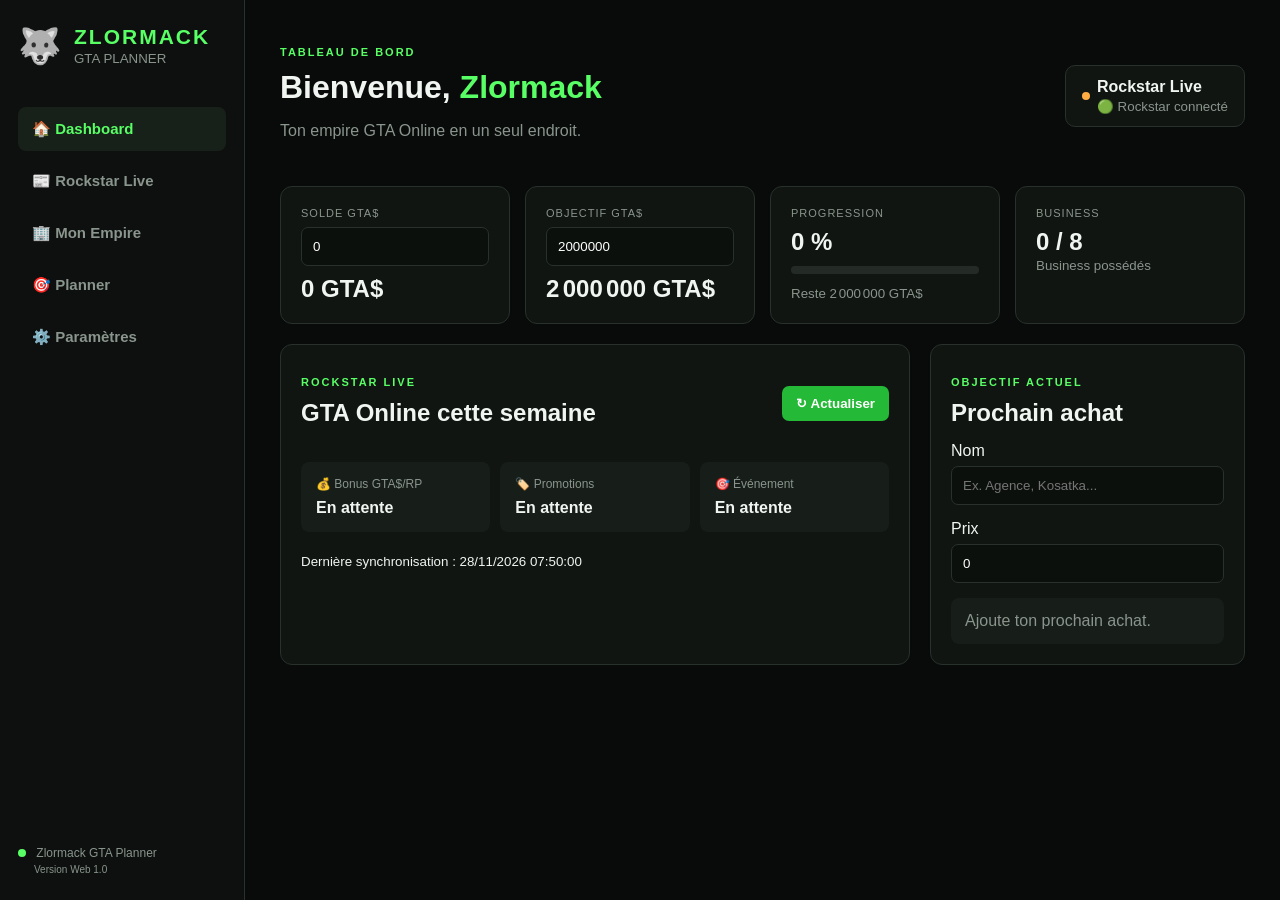
<file: index.html>
<!DOCTYPE html>
<html lang="fr">
<head>
  <meta charset="UTF-8">
  <meta name="viewport" content="width=device-width, initial-scale=1.0">
  <title>Zlormack GTA Planner</title>
  <link rel="stylesheet" href="css/style.css">
</head>
<body>

<aside class="sidebar">
  <div class="brand">
    <span class="wolf">🐺</span>
    <div>
      <strong>ZLORMACK</strong>
      <small>GTA PLANNER</small>
    </div>
  </div>

  <nav>
    <button class="nav active" data-page="dashboard">🏠 Dashboard</button>
    <button class="nav" data-page="rockstar">📰 Rockstar Live</button>
    <button class="nav" data-page="empire">🏢 Mon Empire</button>
    <button class="nav" data-page="planner">🎯 Planner</button>
    <button class="nav" data-page="settings">⚙️ Paramètres</button>
  </nav>

  <div class="sidebar-status">
    <span class="dot"></span>
    Zlormack GTA Planner
    <small>Version Web 1.0</small>
  </div>
</aside>

<main>

<section id="dashboard" class="page active">
  <header>
    <div>
      <p class="eyebrow">TABLEAU DE BORD</p>
      <h1>Bienvenue, <span>Zlormack</span></h1>
      <p>Ton empire GTA Online en un seul endroit.</p>
    </div>

    <div class="rockstar-status">
      <span class="dot orange"></span>
      <div>
        <strong>Rockstar Live</strong>
        <small id="syncStatus">En attente de synchronisation</small>
      </div>
    </div>
  </header>

  <div class="stats">
    <article class="card">
      <label for="money">SOLDE GTA$</label>
      <input id="money" type="number" min="0" value="0">
      <strong id="moneyDisplay">0 GTA$</strong>
    </article>

    <article class="card">
      <label for="goal">OBJECTIF GTA$</label>
      <input id="goal" type="number" min="1" value="2000000">
      <strong id="goalDisplay">2 000 000 GTA$</strong>
    </article>

    <article class="card">
      <span>PROGRESSION</span>
      <strong id="percent">0 %</strong>
      <div class="progress">
        <div id="progressBar"></div>
      </div>
      <small id="remaining">Reste 2 000 000 GTA$</small>
    </article>

    <article class="card">
      <span>BUSINESS</span>
      <strong id="businessCount">0 / 8</strong>
      <small>Business possédés</small>
    </article>
  </div>

  <div class="grid2">

    <article class="panel">
      <div class="panel-title">
        <div>
          <p class="eyebrow">ROCKSTAR LIVE</p>
          <h2>GTA Online cette semaine</h2>
        </div>

        <button id="refreshRockstar">↻ Actualiser</button>
      </div>

      <div class="weekly">
        <div>
          <span>💰 Bonus GTA$/RP</span>
          <strong id="weeklyBonus">En attente</strong>
        </div>

        <div>
          <span>🏷️ Promotions</span>
          <strong id="weeklyDiscount">En attente</strong>
        </div>

        <div>
          <span>🎯 Événement</span>
          <strong id="weeklyEvent">En attente</strong>
        </div>
      </div>

      <small id="lastUpdate">
        Aucune donnée Rockstar récupérée.
      </small>
    </article>

    <article class="panel">
      <p class="eyebrow">OBJECTIF ACTUEL</p>
      <h2>Prochain achat</h2>

      <label for="nextPurchase">Nom</label>
      <input id="nextPurchase"
             placeholder="Ex. Agence, Kosatka...">

      <label for="nextCost">Prix</label>
      <input id="nextCost"
             type="number"
             min="0"
             value="0">

      <div id="purchaseStatus" class="result">
        Ajoute ton prochain achat.
      </div>
    </article>

  </div>
</section>


<section id="rockstar" class="page">
  <p class="eyebrow">DONNÉES OFFICIELLES</p>
  <h1>Rockstar Live</h1>
  <p>
    Actualités, bonus, promotions et événements GTA Online.
  </p>

  <div class="panel big-space">
    <h2>Synchronisation Rockstar</h2>
    <p>
      Le connecteur automatique sera branché à cette interface.
      Les données seront mises en cache afin que le Planner reste
      utilisable hors ligne.
    </p>

    <button id="refreshRockstar2">
      ↻ Rechercher les nouvelles informations
    </button>

    <div class="source">
      Source prévue : Rockstar Games / Rockstar Support
    </div>
  </div>
</section>


<section id="empire" class="page">
  <p class="eyebrow">PROGRESSION</p>
  <h1>Mon Empire</h1>
  <p>Coche les activités que ton personnage possède.</p>

  <div id="businessList" class="business-grid"></div>
</section>


<section id="planner" class="page">
  <p class="eyebrow">SESSION SOLO</p>
  <h1>Planner</h1>
  <p>Prépare ta prochaine session GTA Online.</p>

  <div class="panel big-space">
    <div class="panel-title">
      <h2>Checklist</h2>
      <button id="resetTasks">Nouvelle session</button>
    </div>

    <div id="taskList" class="tasks"></div>
  </div>
</section>


<section id="settings" class="page">
  <p class="eyebrow">CONFIGURATION</p>
  <h1>Paramètres</h1>

  <div class="panel big-space settings">
    <label for="playerName">Nom du joueur</label>
    <input id="playerName" value="Zlormack">

    <label for="platform">Plateforme</label>
    <select id="platform">
      <option>Xbox Series X|S</option>
      <option>PlayStation 5</option>
      <option>PlayStation 4</option>
      <option>Xbox One</option>
      <option>PC Enhanced</option>
      <option>PC Legacy</option>
    </select>

    <label class="checkbox">
      <input id="autoRefresh" type="checkbox" checked>
      Actualiser Rockstar automatiquement au démarrage
    </label>

    <button id="resetData" class="danger">
      Réinitialiser mes données
    </button>
  </div>
</section>

</main>

<script src="js/app.js"></script>
</body>
</html>
</file>
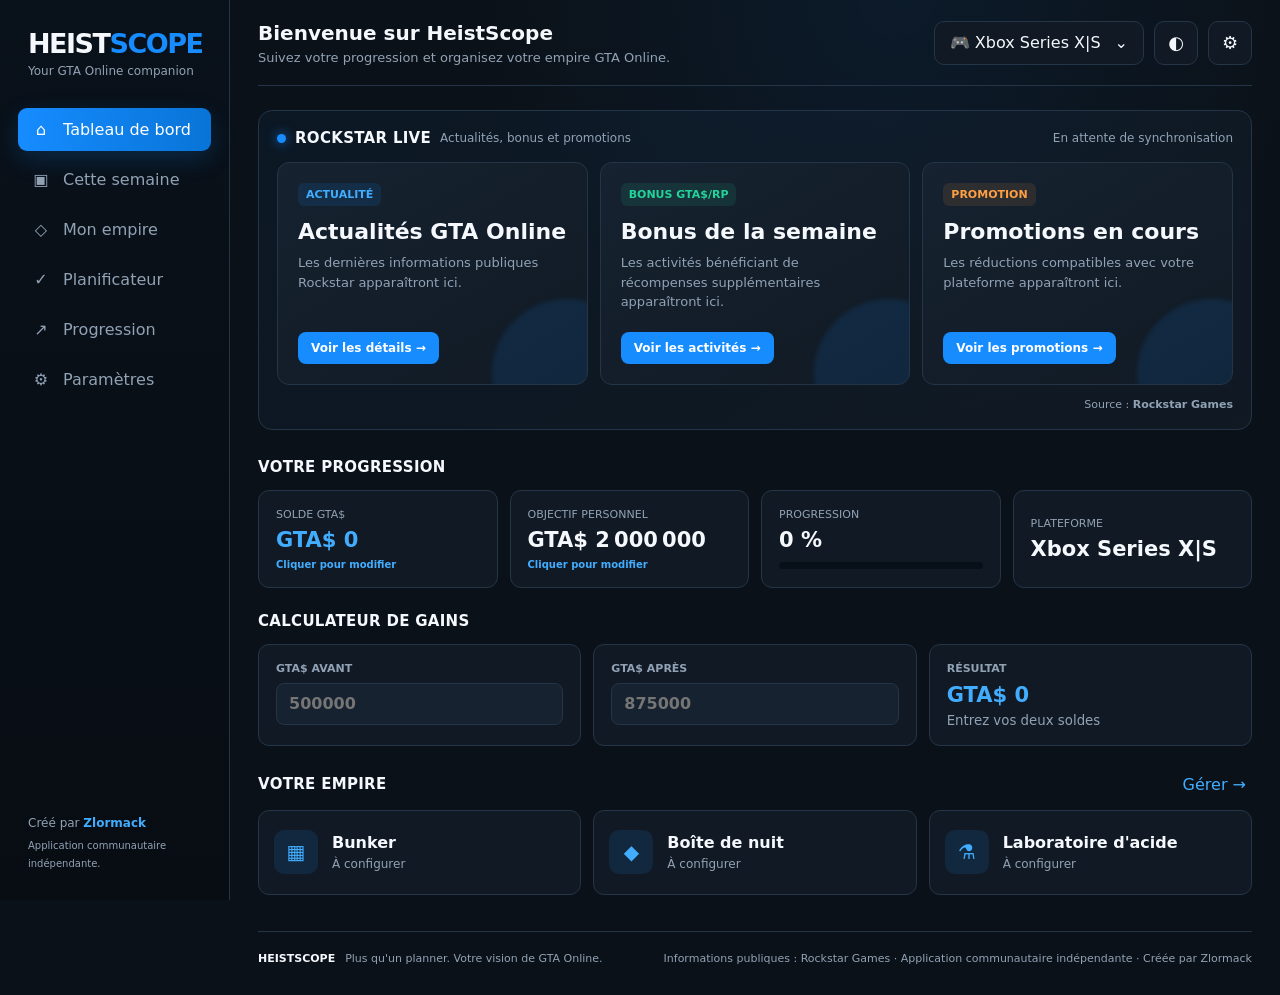
<file: heistscope/index.html>
<!DOCTYPE html>
<html lang="fr">
<head>
  <meta charset="UTF-8">

  <meta
    name="viewport"
    content="width=device-width, initial-scale=1"
  >

  <meta
    name="description"
    content="HeistScope — tableau de bord communautaire pour GTA Online."
  >

  <title>HeistScope — GTA Online Companion</title>

  <link
    rel="stylesheet"
    href="css/heistscope.css"
  >
</head>

<body>

  <div class="app">

    <!-- SIDEBAR -->
    <aside class="sidebar">

      <div class="brand">
        <div class="brand-name">
          HEIST<span>SCOPE</span>
        </div>

        <div class="brand-subtitle">
          Your GTA Online companion
        </div>
      </div>

      <nav class="navigation">

        <button class="nav-item active">
          <span>⌂</span>
          Tableau de bord
        </button>

        <button class="nav-item">
          <span>▣</span>
          Cette semaine
        </button>

        <button class="nav-item">
          <span>◇</span>
          Mon empire
        </button>

        <button class="nav-item">
          <span>✓</span>
          Planificateur
        </button>

        <button class="nav-item">
          <span>↗</span>
          Progression
        </button>

        <button class="nav-item">
          <span>⚙</span>
          Paramètres
        </button>

      </nav>

      <div class="sidebar-footer">
        <p>
          Créé par
          <strong>Zlormack</strong>
        </p>

        <small>
          Application communautaire indépendante.
        </small>
      </div>

    </aside>


    <!-- CONTENU PRINCIPAL -->
    <main class="main-content">

      <!-- HEADER -->
      <header class="topbar">

        <div>
          <h1>Bienvenue sur HeistScope</h1>

          <p>
            Suivez votre progression et organisez
            votre empire GTA Online.
          </p>
        </div>

        <div class="topbar-actions">

          <button
            id="platformButton"
            class="control-button"
          >
            🎮 Xbox Series X|S
            <span>⌄</span>
          </button>

          <button
            id="themeButton"
            class="icon-button"
            aria-label="Changer l'apparence"
          >
            ◐
          </button>

          <button
            class="icon-button"
            aria-label="Paramètres"
          >
            ⚙
          </button>

        </div>

      </header>


      <!-- ROCKSTAR LIVE -->
      <section class="rockstar-live">

        <div class="section-heading">

          <div>
            <span class="live-dot"></span>

            <h2>ROCKSTAR LIVE</h2>

            <span class="section-description">
              Actualités, bonus et promotions
            </span>
          </div>

          <span id="lastSync">
            En attente de synchronisation
          </span>

        </div>


        <div class="live-grid">

          <article class="live-card news">

            <span class="card-label">
              ACTUALITÉ
            </span>

            <h3>
              Actualités GTA Online
            </h3>

            <p>
              Les dernières informations publiques
              Rockstar apparaîtront ici.
            </p>

            <button>
              Voir les détails →
            </button>

          </article>


          <article class="live-card bonus">

            <span class="card-label">
              BONUS GTA$/RP
            </span>

            <h3>
              Bonus de la semaine
            </h3>

            <p>
              Les activités bénéficiant de récompenses
              supplémentaires apparaîtront ici.
            </p>

            <button>
              Voir les activités →
            </button>

          </article>


          <article class="live-card promotion">

            <span class="card-label">
              PROMOTION
            </span>

            <h3>
              Promotions en cours
            </h3>

            <p>
              Les réductions compatibles avec votre
              plateforme apparaîtront ici.
            </p>

            <button>
              Voir les promotions →
            </button>

          </article>

        </div>


        <div class="rockstar-source">
          Source :
          <strong>Rockstar Games</strong>
        </div>

      </section>


      <!-- PROGRESSION -->
      <section class="dashboard-section">

        <h2>VOTRE PROGRESSION</h2>

        <div class="stats-grid">

          <article class="stat-card">
            <span>SOLDE GTA$</span>
            <strong id="moneyValue">
              GTA$ 0
            </strong>
          </article>

          <article class="stat-card">
            <span>OBJECTIF PERSONNEL</span>
            <strong id="goalValue">
              GTA$ 0
            </strong>
          </article>

          <article class="stat-card">
            <span>PROGRESSION</span>

            <strong id="progressValue">
              0 %
            </strong>

            <div class="progress-bar">
              <div
                id="progressBar"
                class="progress-fill"
              ></div>
            </div>
          </article>

          <article class="stat-card">
            <span>PLATEFORME</span>

            <strong id="platformValue">
              Xbox Series X|S
            </strong>
          </article>

        </div>

      </section>


      <!-- EMPIRE -->
      <section class="dashboard-section">

        <div class="section-heading">
          <h2>VOTRE EMPIRE</h2>

          <button class="text-button">
            Gérer →
          </button>
        </div>

        <div
          id="businessGrid"
          class="business-grid"
        >

          <article class="business-card">
            <span class="business-icon">▦</span>

            <div>
              <strong>Bunker</strong>
              <span>À configurer</span>
            </div>
          </article>

          <article class="business-card">
            <span class="business-icon">◆</span>

            <div>
              <strong>Boîte de nuit</strong>
              <span>À configurer</span>
            </div>
          </article>

          <article class="business-card">
            <span class="business-icon">⚗</span>

            <div>
              <strong>Laboratoire d'acide</strong>
              <span>À configurer</span>
            </div>
          </article>

        </div>

      </section>


      <!-- FOOTER -->
      <footer class="footer">

        <div>
          <strong>HEISTSCOPE</strong>
          <span>
            Plus qu'un planner. Votre vision de GTA Online.
          </span>
        </div>

        <div>
          Informations publiques :
          Rockstar Games
          · Application communautaire indépendante
          · Créée par Zlormack
        </div>

      </footer>

    </main>

  </div>


  <script src="js/heistscope.js"></script>

</body>
</html>
</file>
<file: css/style.css>
:root {
  --bg: #090b0a;
  --panel: #111512;
  --panel2: #171d19;
  --border: #28312b;
  --green: #58ff65;
  --green-dark: #24b936;
  --text: #f1f5f2;
  --muted: #89958d;
  --orange: #ffad42;
  --red: #ff5757;
}

* {
  box-sizing: border-box;
}

body {
  margin: 0;
  background: var(--bg);
  color: var(--text);
  font-family: Inter, Arial, sans-serif;
}

.sidebar {
  position: fixed;
  width: 245px;
  height: 100vh;
  background: #0d100e;
  border-right: 1px solid var(--border);
  padding: 25px 18px;
  display: flex;
  flex-direction: column;
}

.brand {
  display: flex;
  align-items: center;
  gap: 12px;
  margin-bottom: 40px;
}

.brand strong {
  display: block;
  color: var(--green);
  font-size: 21px;
  letter-spacing: 2px;
}

.brand small {
  color: var(--muted);
}

.wolf {
  font-size: 35px;
}

nav {
  display: grid;
  gap: 8px;
}

.nav {
  border: 0;
  background: transparent;
  color: var(--muted);
  text-align: left;
  padding: 13px 14px;
  border-radius: 8px;
  cursor: pointer;
  font-size: 15px;
}

.nav:hover,
.nav.active {
  color: var(--green);
  background: #172019;
}

.sidebar-status {
  margin-top: auto;
  color: var(--muted);
  font-size: 12px;
}

.sidebar-status small {
  display: block;
  margin-left: 16px;
  margin-top: 4px;
}

.dot {
  width: 8px;
  height: 8px;
  display: inline-block;
  background: var(--green);
  border-radius: 50%;
  margin-right: 7px;
}

.dot.orange {
  background: var(--orange);
}

main {
  margin-left: 245px;
  padding: 35px;
  max-width: 1500px;
}

.page {
  display: none;
}

.page.active {
  display: block;
}

header {
  display: flex;
  justify-content: space-between;
  gap: 20px;
  align-items: center;
  margin-bottom: 30px;
}

h1 {
  font-size: 32px;
  margin: 4px 0;
}

h1 span,
.eyebrow {
  color: var(--green);
}

h2 {
  margin: 4px 0 15px;
}

p {
  color: var(--muted);
}

.eyebrow {
  font-size: 11px;
  font-weight: bold;
  letter-spacing: 2px;
}

.rockstar-status {
  display: flex;
  align-items: center;
  background: var(--panel);
  border: 1px solid var(--border);
  padding: 12px 16px;
  border-radius: 10px;
}

.rockstar-status small {
  display: block;
  color: var(--muted);
  margin-top: 3px;
}

.stats {
  display: grid;
  grid-template-columns: repeat(4, 1fr);
  gap: 15px;
  margin-bottom: 20px;
}

.card,
.panel {
  background: var(--panel);
  border: 1px solid var(--border);
  border-radius: 12px;
  padding: 20px;
}

.card span,
.card label {
  display: block;
  color: var(--muted);
  font-size: 11px;
  letter-spacing: 1px;
}

.card strong {
  display: block;
  margin-top: 9px;
  font-size: 24px;
}

.card small {
  color: var(--muted);
}

.card input {
  width: 100%;
  margin-top: 8px;
}

.grid2 {
  display: grid;
  grid-template-columns: 2fr 1fr;
  gap: 20px;
}

.panel-title {
  display: flex;
  align-items: center;
  justify-content: space-between;
  gap: 15px;
}

.weekly {
  display: grid;
  grid-template-columns: repeat(3, 1fr);
  gap: 10px;
  margin: 20px 0;
}

.weekly div {
  background: var(--panel2);
  padding: 15px;
  border-radius: 8px;
}

.weekly span,
.weekly strong {
  display: block;
}

.weekly span {
  color: var(--muted);
  font-size: 12px;
  margin-bottom: 8px;
}

input,
select {
  background: #0c100d;
  border: 1px solid var(--border);
  color: white;
  padding: 11px;
  border-radius: 7px;
  outline: none;
}

input:focus,
select:focus {
  border-color: var(--green);
}

.panel input,
.panel select {
  display: block;
  width: 100%;
  margin: 6px 0 15px;
}

button {
  background: var(--green-dark);
  color: white;
  border: 0;
  padding: 10px 14px;
  border-radius: 7px;
  cursor: pointer;
  font-weight: bold;
}

button:hover {
  filter: brightness(1.15);
}

.progress {
  height: 8px;
  background: #242b26;
  border-radius: 20px;
  margin: 10px 0;
  overflow: hidden;
}

#progressBar {
  height: 100%;
  width: 0;
  background: var(--green);
  transition: width .3s;
}

.result,
.source {
  margin-top: 15px;
  background: var(--panel2);
  padding: 14px;
  border-radius: 8px;
  color: var(--muted);
}

.big-space {
  margin-top: 25px;
}

.business-grid {
  margin-top: 25px;
  display: grid;
  grid-template-columns: repeat(3, 1fr);
  gap: 12px;
}

.business-item,
.task-item {
  display: flex;
  align-items: center;
  gap: 12px;
  background: var(--panel);
  border: 1px solid var(--border);
  padding: 17px;
  border-radius: 10px;
}

.business-item input,
.task-item input {
  accent-color: var(--green);
  width: 18px;
  height: 18px;
}

.tasks {
  display: grid;
  gap: 10px;
}

.settings {
  max-width: 650px;
}

.settings label:not(.checkbox) {
  display: block;
  margin-top: 15px;
}

.checkbox {
  display: flex;
  gap: 10px;
  margin: 20px 0;
}

.danger {
  background: #7d2525;
}

@media (max-width: 950px) {
  .stats {
    grid-template-columns: repeat(2, 1fr);
  }

  .grid2,
  .business-grid {
    grid-template-columns: 1fr;
  }
}

@media (max-width: 650px) {
  .sidebar {
    position: static;
    width: 100%;
    height: auto;
  }

  .sidebar-status {
    display: none;
  }

  main {
    margin-left: 0;
    padding: 20px;
  }

  nav {
    grid-template-columns: repeat(2, 1fr);
  }

  header {
    display: block;
  }

  .rockstar-status {
    margin-top: 20px;
  }

  .stats,
  .weekly {
    grid-template-columns: 1fr;
  }
}
</file>
<file: heistscope/css/heistscope.css>
:root {
  --bg: #0b1118;
  --sidebar: #080d13;
  --surface: #111a24;
  --surface-2: #162230;
  --border: #243547;

  --text: #f5f8fc;
  --muted: #91a2b5;

  --blue: #168cff;
  --blue-light: #42adff;
  --blue-soft: rgba(22, 140, 255, 0.12);

  --green: #24d39b;
  --orange: #ff9f43;

  --radius: 14px;
  --sidebar-width: 230px;
}

* {
  box-sizing: border-box;
}

html {
  color-scheme: dark;
}

body {
  margin: 0;
  min-height: 100vh;
  background:
    radial-gradient(
      circle at 70% 0%,
      rgba(22, 140, 255, 0.08),
      transparent 32%
    ),
    var(--bg);

  color: var(--text);

  font-family:
    Inter,
    system-ui,
    -apple-system,
    BlinkMacSystemFont,
    "Segoe UI",
    sans-serif;
}

button {
  font: inherit;
}

.app {
  min-height: 100vh;
}

/* SIDEBAR */

.sidebar {
  position: fixed;
  inset: 0 auto 0 0;

  width: var(--sidebar-width);
  padding: 28px 18px;

  display: flex;
  flex-direction: column;

  background:
    linear-gradient(
      180deg,
      #09111a 0%,
      var(--sidebar) 100%
    );

  border-right: 1px solid var(--border);
}

.brand {
  padding: 0 10px 30px;
}

.brand-name {
  font-size: 27px;
  font-weight: 900;
  letter-spacing: -1.5px;
}

.brand-name span {
  color: var(--blue);
}

.brand-subtitle {
  margin-top: 5px;
  color: var(--muted);
  font-size: 12px;
}

.navigation {
  display: grid;
  gap: 7px;
}

.nav-item {
  width: 100%;
  border: 0;
  border-radius: 9px;

  padding: 12px 13px;

  display: flex;
  align-items: center;
  gap: 12px;

  background: transparent;
  color: var(--muted);

  cursor: pointer;
  text-align: left;

  transition:
    background 160ms ease,
    color 160ms ease,
    transform 160ms ease;
}

.nav-item:hover {
  background: rgba(255, 255, 255, 0.05);
  color: var(--text);
}

.nav-item.active {
  color: white;

  background:
    linear-gradient(
      90deg,
      var(--blue),
      #0874d7
    );

  box-shadow:
    0 8px 24px rgba(22, 140, 255, 0.2);
}

.nav-item span {
  width: 20px;
  text-align: center;
}

.sidebar-footer {
  margin-top: auto;
  padding: 18px 10px 0;

  color: var(--muted);
  font-size: 12px;
  line-height: 1.5;
}

.sidebar-footer p {
  margin: 0 0 4px;
}

.sidebar-footer strong {
  color: var(--blue-light);
}

/* MAIN */

.main-content {
  margin-left: var(--sidebar-width);
  min-height: 100vh;
  padding: 0 28px 30px;
}

.topbar {
  min-height: 86px;

  display: flex;
  align-items: center;
  justify-content: space-between;
  gap: 24px;

  border-bottom: 1px solid var(--border);
}

.topbar h1 {
  margin: 0 0 5px;
  font-size: 20px;
}

.topbar p {
  margin: 0;
  color: var(--muted);
  font-size: 13px;
}

.topbar-actions {
  display: flex;
  align-items: center;
  gap: 10px;
}

.control-button,
.icon-button {
  min-height: 44px;

  border: 1px solid var(--border);
  border-radius: 10px;

  background: var(--surface);
  color: var(--text);

  cursor: pointer;
}

.control-button {
  min-width: 190px;
  padding: 0 15px;

  display: flex;
  align-items: center;
  justify-content: space-between;
  gap: 14px;
}

.icon-button {
  width: 44px;
  font-size: 18px;
}

.control-button:hover,
.icon-button:hover {
  border-color: var(--blue);
  background: var(--surface-2);
}

/* SECTIONS */

.rockstar-live,
.dashboard-section {
  margin-top: 24px;
}

.rockstar-live {
  padding: 18px;

  border: 1px solid var(--border);
  border-radius: var(--radius);

  background:
    linear-gradient(
      145deg,
      rgba(22, 140, 255, 0.05),
      rgba(17, 26, 36, 0.92)
    );
}

.section-heading {
  margin-bottom: 15px;

  display: flex;
  align-items: center;
  justify-content: space-between;
  gap: 15px;
}

.section-heading > div {
  display: flex;
  align-items: center;
  gap: 9px;
}

.section-heading h2,
.dashboard-section h2 {
  margin: 0;
  font-size: 15px;
  letter-spacing: 0.3px;
}

.section-description,
#lastSync {
  color: var(--muted);
  font-size: 12px;
}

.live-dot {
  width: 9px;
  height: 9px;

  border-radius: 50%;
  background: var(--blue);

  box-shadow:
    0 0 12px rgba(22, 140, 255, 0.8);
}

/* ROCKSTAR CARDS */

.live-grid {
  display: grid;
  grid-template-columns: repeat(3, minmax(0, 1fr));
  gap: 12px;
}

.live-card {
  min-height: 220px;
  padding: 20px;

  display: flex;
  flex-direction: column;
  align-items: flex-start;

  border: 1px solid var(--border);
  border-radius: 12px;

  background:
    linear-gradient(
      150deg,
      var(--surface-2),
      var(--surface)
    );

  overflow: hidden;
  position: relative;
}

.live-card::after {
  content: "";
  position: absolute;
  width: 150px;
  height: 150px;
  right: -55px;
  bottom: -65px;

  border-radius: 50%;
  background: var(--blue-soft);
  filter: blur(2px);
}

.live-card h3 {
  margin: 13px 0 9px;
  font-size: 22px;
  position: relative;
  z-index: 1;
}

.live-card p {
  margin: 0 0 20px;
  max-width: 420px;

  color: var(--muted);
  line-height: 1.5;
  font-size: 13px;

  position: relative;
  z-index: 1;
}

.live-card button {
  margin-top: auto;

  padding: 9px 13px;

  border: 0;
  border-radius: 8px;

  background: var(--blue);
  color: white;

  font-weight: 700;
  font-size: 12px;

  cursor: pointer;

  position: relative;
  z-index: 1;
}

.live-card button:hover {
  background: var(--blue-light);
}

.card-label {
  padding: 5px 8px;

  border-radius: 6px;

  background: var(--blue-soft);
  color: var(--blue-light);

  font-size: 11px;
  font-weight: 800;
}

.bonus .card-label {
  color: var(--green);
  background: rgba(36, 211, 155, 0.1);
}

.promotion .card-label {
  color: var(--orange);
  background: rgba(255, 159, 67, 0.1);
}

.rockstar-source {
  margin-top: 13px;

  color: var(--muted);
  text-align: right;
  font-size: 11px;
}

/* STATS */

.dashboard-section {
  padding-top: 4px;
}

.stats-grid {
  margin-top: 14px;

  display: grid;
  grid-template-columns: repeat(4, minmax(0, 1fr));
  gap: 12px;
}

.stat-card {
  min-height: 94px;
  padding: 17px;

  border: 1px solid var(--border);
  border-radius: 11px;

  background: var(--surface);

  display: flex;
  flex-direction: column;
  justify-content: center;
}

.stat-card span {
  color: var(--muted);
  font-size: 11px;
}

.stat-card strong {
  margin-top: 7px;
  font-size: 21px;
}

#moneyValue {
  color: var(--blue-light);
}

.progress-bar {
  height: 7px;
  margin-top: 10px;

  border-radius: 999px;
  overflow: hidden;

  background: #071019;
}

.progress-fill {
  width: 0%;
  height: 100%;

  border-radius: inherit;

  background:
    linear-gradient(
      90deg,
      var(--blue),
      var(--blue-light)
    );
}

/* EMPIRE */

.text-button {
  border: 0;
  background: transparent;

  color: var(--blue-light);
  cursor: pointer;
}

.business-grid {
  display: grid;
  grid-template-columns: repeat(3, minmax(0, 1fr));
  gap: 12px;
}

.business-card {
  min-height: 85px;
  padding: 15px;

  display: flex;
  align-items: center;
  gap: 14px;

  border: 1px solid var(--border);
  border-radius: 11px;

  background: var(--surface);
}

.business-icon {
  width: 44px;
  height: 44px;

  display: grid;
  place-items: center;

  border-radius: 10px;

  background: var(--blue-soft);
  color: var(--blue-light);

  font-size: 20px;
}

.business-card div {
  display: flex;
  flex-direction: column;
  gap: 5px;
}

.business-card div span {
  color: var(--muted);
  font-size: 12px;
}

/* FOOTER */

.footer {
  margin-top: 36px;
  padding: 20px 0 0;

  display: flex;
  justify-content: space-between;
  gap: 20px;

  border-top: 1px solid var(--border);

  color: var(--muted);
  font-size: 11px;
}

.footer > div:first-child {
  display: flex;
  gap: 10px;
}

.footer strong {
  color: var(--text);
}

/* RESPONSIVE */

@media (max-width: 1000px) {
  .live-grid {
    grid-template-columns: 1fr;
  }

  .stats-grid {
    grid-template-columns: repeat(2, 1fr);
  }

  .business-grid {
    grid-template-columns: repeat(2, 1fr);
  }
}

@media (max-width: 760px) {
  :root {
    --sidebar-width: 0px;
  }

  .sidebar {
    display: none;
  }

  .main-content {
    margin-left: 0;
    padding: 0 15px 24px;
  }

  .topbar {
    padding: 17px 0;
    align-items: flex-start;
    flex-direction: column;
  }

  .topbar-actions {
    width: 100%;
  }

  .control-button {
    flex: 1;
    min-width: 0;
  }

  .section-heading {
    align-items: flex-start;
    flex-direction: column;
  }

  .section-heading > div {
    flex-wrap: wrap;
  }

  .stats-grid,
  .business-grid {
    grid-template-columns: 1fr 1fr;
  }

  .footer {
    flex-direction: column;
  }
}

@media (max-width: 480px) {
  .stats-grid,
  .business-grid {
    grid-template-columns: 1fr;
  }

  .live-card {
    min-height: 195px;
  }

  .topbar h1 {
    font-size: 18px;
  }
}

/* =========================================
   APPARENCE : CLAIR / AUTO / SOMBRE
   ========================================= */

.theme-wrapper {
  position: relative;
}

.theme-menu {
  position: absolute;
  top: calc(100% + 10px);
  right: 0;

  width: 190px;
  padding: 8px;

  display: none;

  border: 1px solid var(--border);
  border-radius: 12px;

  background: var(--surface);

  box-shadow:
    0 18px 50px rgba(0, 0, 0, 0.35);

  z-index: 1000;
}

.theme-menu.open {
  display: block;
}

.theme-menu-title {
  padding: 7px 9px 9px;

  color: var(--muted);
  font-size: 11px;
  font-weight: 700;
  text-transform: uppercase;
}

.theme-option {
  width: 100%;
  padding: 10px;

  display: flex;
  align-items: center;
  gap: 10px;

  border: 0;
  border-radius: 8px;

  background: transparent;
  color: var(--text);

  cursor: pointer;
  text-align: left;
}

.theme-option:hover {
  background: var(--blue-soft);
}

.theme-option.active {
  color: var(--blue-light);
  background: var(--blue-soft);
}

/* THEME CLAIR */

html[data-theme="light"] {
  color-scheme: light;

  --bg: #f4f7fb;
  --sidebar: #ffffff;
  --surface: #ffffff;
  --surface-2: #f1f6fc;
  --border: #d8e2ed;

  --text: #15202d;
  --muted: #66778a;

  --blue: #087ff5;
  --blue-light: #087ff5;
  --blue-soft: rgba(8, 127, 245, 0.10);
}

html[data-theme="light"] body {
  background:
    radial-gradient(
      circle at 70% 0%,
      rgba(8, 127, 245, 0.08),
      transparent 32%
    ),
    var(--bg);
}

html[data-theme="light"] .sidebar {
  background:
    linear-gradient(
      180deg,
      #ffffff 0%,
      #f7faff 100%
    );
}

html[data-theme="light"] .nav-item:hover {
  background: rgba(8, 127, 245, 0.07);
}

html[data-theme="light"] .rockstar-live {
  background:
    linear-gradient(
      145deg,
      rgba(8, 127, 245, 0.05),
      rgba(255, 255, 255, 0.96)
    );
}

html[data-theme="light"] .progress-bar {
  background: #e4ebf3;
}

html[data-theme="light"] .theme-menu {
  box-shadow:
    0 18px 50px rgba(32, 53, 75, 0.18);
}

/* =========================================
   SELECTEUR DE PLATEFORME
   ========================================= */

.platform-wrapper {
  position: relative;
}

.platform-menu {
  position: absolute;
  top: calc(100% + 10px);
  right: 0;

  width: 280px;
  padding: 9px;

  display: none;

  border: 1px solid var(--border);
  border-radius: 12px;

  background: var(--surface);

  box-shadow:
    0 18px 50px rgba(0, 0, 0, 0.35);

  z-index: 1000;
}

.platform-menu.open {
  display: block;
}

.platform-menu-title {
  padding: 8px 10px 12px;

  color: var(--text);
  font-size: 13px;
  font-weight: 800;
}

.platform-group-title {
  padding: 9px 10px 5px;

  color: var(--muted);

  font-size: 10px;
  font-weight: 800;
  letter-spacing: 0.7px;

  text-transform: uppercase;
}

.platform-option {
  width: 100%;
  padding: 10px;

  display: flex;
  align-items: center;
  justify-content: space-between;
  gap: 12px;

  border: 0;
  border-radius: 8px;

  background: transparent;
  color: var(--text);

  cursor: pointer;
  text-align: left;
}

.platform-option:hover {
  background: var(--blue-soft);
}

.platform-option.active {
  color: var(--blue-light);
  background: var(--blue-soft);
}

.platform-option-name {
  display: flex;
  align-items: center;
  gap: 10px;
}

.platform-check {
  opacity: 0;
  color: var(--blue-light);
  font-weight: 900;
}

.platform-option.active .platform-check {
  opacity: 1;
}

.platform-separator {
  height: 1px;
  margin: 7px 5px;

  background: var(--border);
}

html[data-theme="light"] .platform-menu {
  box-shadow:
    0 18px 50px rgba(32, 53, 75, 0.18);
}

@media (max-width: 480px) {
  .platform-menu {
    width: min(
      280px,
      calc(100vw - 30px)
    );
  }
}

/* =========================================
   PROGRESSION DU JOUEUR
   ========================================= */

.stat-card.editable {
  cursor: pointer;

  transition:
    border-color 160ms ease,
    transform 160ms ease,
    background 160ms ease;
}

.stat-card.editable:hover {
  border-color: var(--blue);
  transform: translateY(-2px);
}

.stat-edit-hint {
  margin-top: 7px;

  color: var(--blue-light) !important;
  font-size: 10px !important;
  font-weight: 700;
}

.player-dialog-backdrop {
  position: fixed;
  inset: 0;

  display: none;
  align-items: center;
  justify-content: center;

  padding: 20px;

  background: rgba(0, 0, 0, 0.62);

  z-index: 2000;
}

.player-dialog-backdrop.open {
  display: flex;
}

.player-dialog {
  width: min(420px, 100%);

  padding: 22px;

  border: 1px solid var(--border);
  border-radius: 14px;

  background: var(--surface);

  box-shadow:
    0 25px 70px rgba(0, 0, 0, 0.45);
}

.player-dialog h3 {
  margin: 0 0 6px;
  font-size: 19px;
}

.player-dialog-description {
  margin: 0 0 20px;

  color: var(--muted);
  font-size: 13px;
  line-height: 1.5;
}

.player-dialog label {
  display: block;

  margin-bottom: 7px;

  color: var(--muted);
  font-size: 12px;
  font-weight: 700;
}

.player-dialog input {
  width: 100%;
  height: 46px;

  padding: 0 13px;

  border: 1px solid var(--border);
  border-radius: 9px;

  outline: none;

  background: var(--surface-2);
  color: var(--text);

  font: inherit;
  font-size: 16px;
}

.player-dialog input:focus {
  border-color: var(--blue);

  box-shadow:
    0 0 0 3px var(--blue-soft);
}

.player-dialog-actions {
  margin-top: 20px;

  display: flex;
  justify-content: flex-end;
  gap: 9px;
}

.dialog-button {
  min-height: 40px;
  padding: 0 15px;

  border: 1px solid var(--border);
  border-radius: 8px;

  background: var(--surface-2);
  color: var(--text);

  cursor: pointer;
}

.dialog-button.primary {
  border-color: var(--blue);

  background: var(--blue);
  color: white;

  font-weight: 700;
}

.dialog-button:hover {
  border-color: var(--blue);
}

.dialog-button.primary:hover {
  background: var(--blue-light);
}

.progress-fill {
  transition: width 350ms ease;
}

/* =========================================
   CALCULATEUR DE GAINS
   ========================================= */

.gain-calculator {
  margin-top: 24px;
}

.gain-calculator-grid {
  margin-top: 14px;

  display: grid;
  grid-template-columns: 1fr 1fr 1fr;
  gap: 12px;
}

.gain-field,
.gain-result {
  padding: 17px;

  border: 1px solid var(--border);
  border-radius: 11px;

  background: var(--surface);
}

.gain-field label,
.gain-result-label {
  display: block;

  margin-bottom: 8px;

  color: var(--muted);
  font-size: 11px;
  font-weight: 700;
}

.gain-field input {
  width: 100%;
  height: 42px;

  padding: 0 12px;

  border: 1px solid var(--border);
  border-radius: 8px;

  outline: none;

  background: var(--surface-2);
  color: var(--text);

  font: inherit;
  font-weight: 700;
}

.gain-field input:focus {
  border-color: var(--blue);

  box-shadow:
    0 0 0 3px var(--blue-soft);
}

.gain-result strong {
  display: block;

  color: var(--blue-light);
  font-size: 21px;
}

.gain-result small {
  display: block;

  margin-top: 6px;

  color: var(--muted);
}

.gain-result.negative strong {
  color: #ff6b6b;
}

.gain-result.positive strong {
  color: var(--green);
}

@media (max-width: 760px) {
  .gain-calculator-grid {
    grid-template-columns: 1fr;
  }
}
</file>
